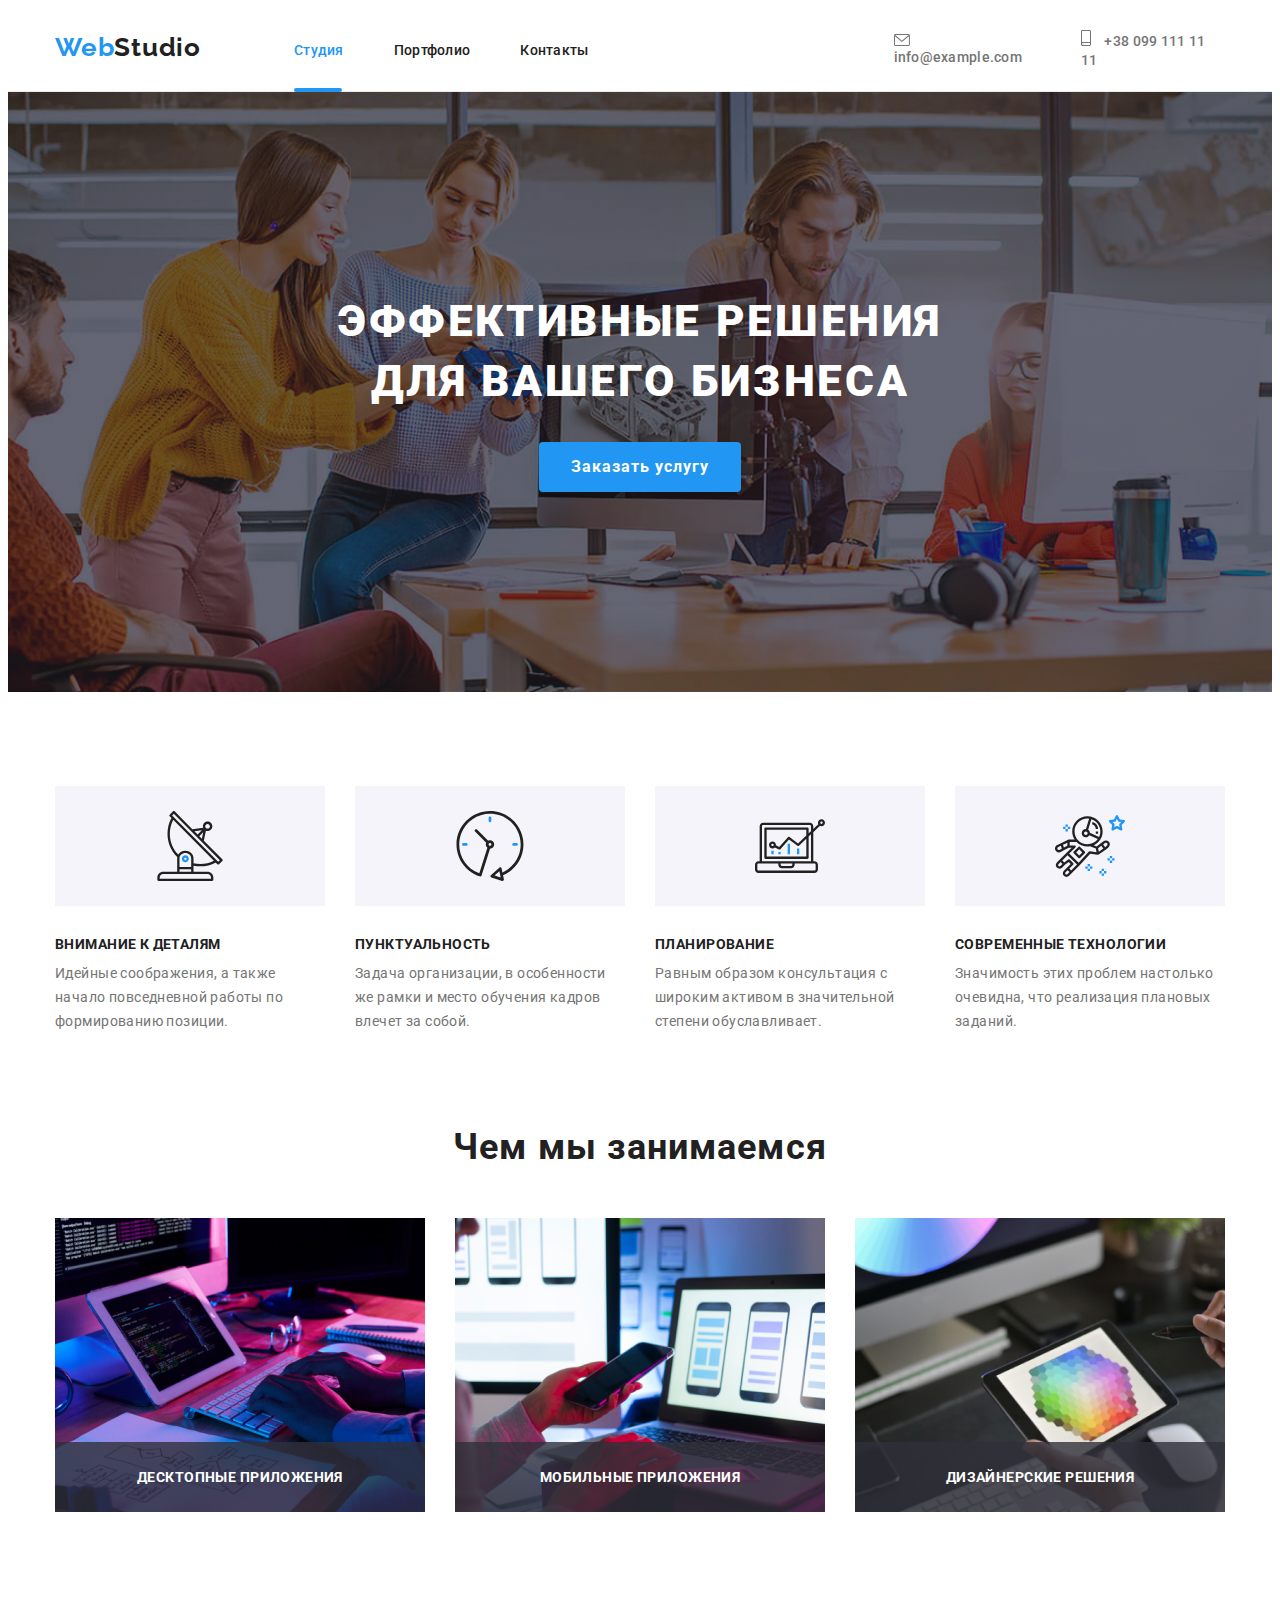
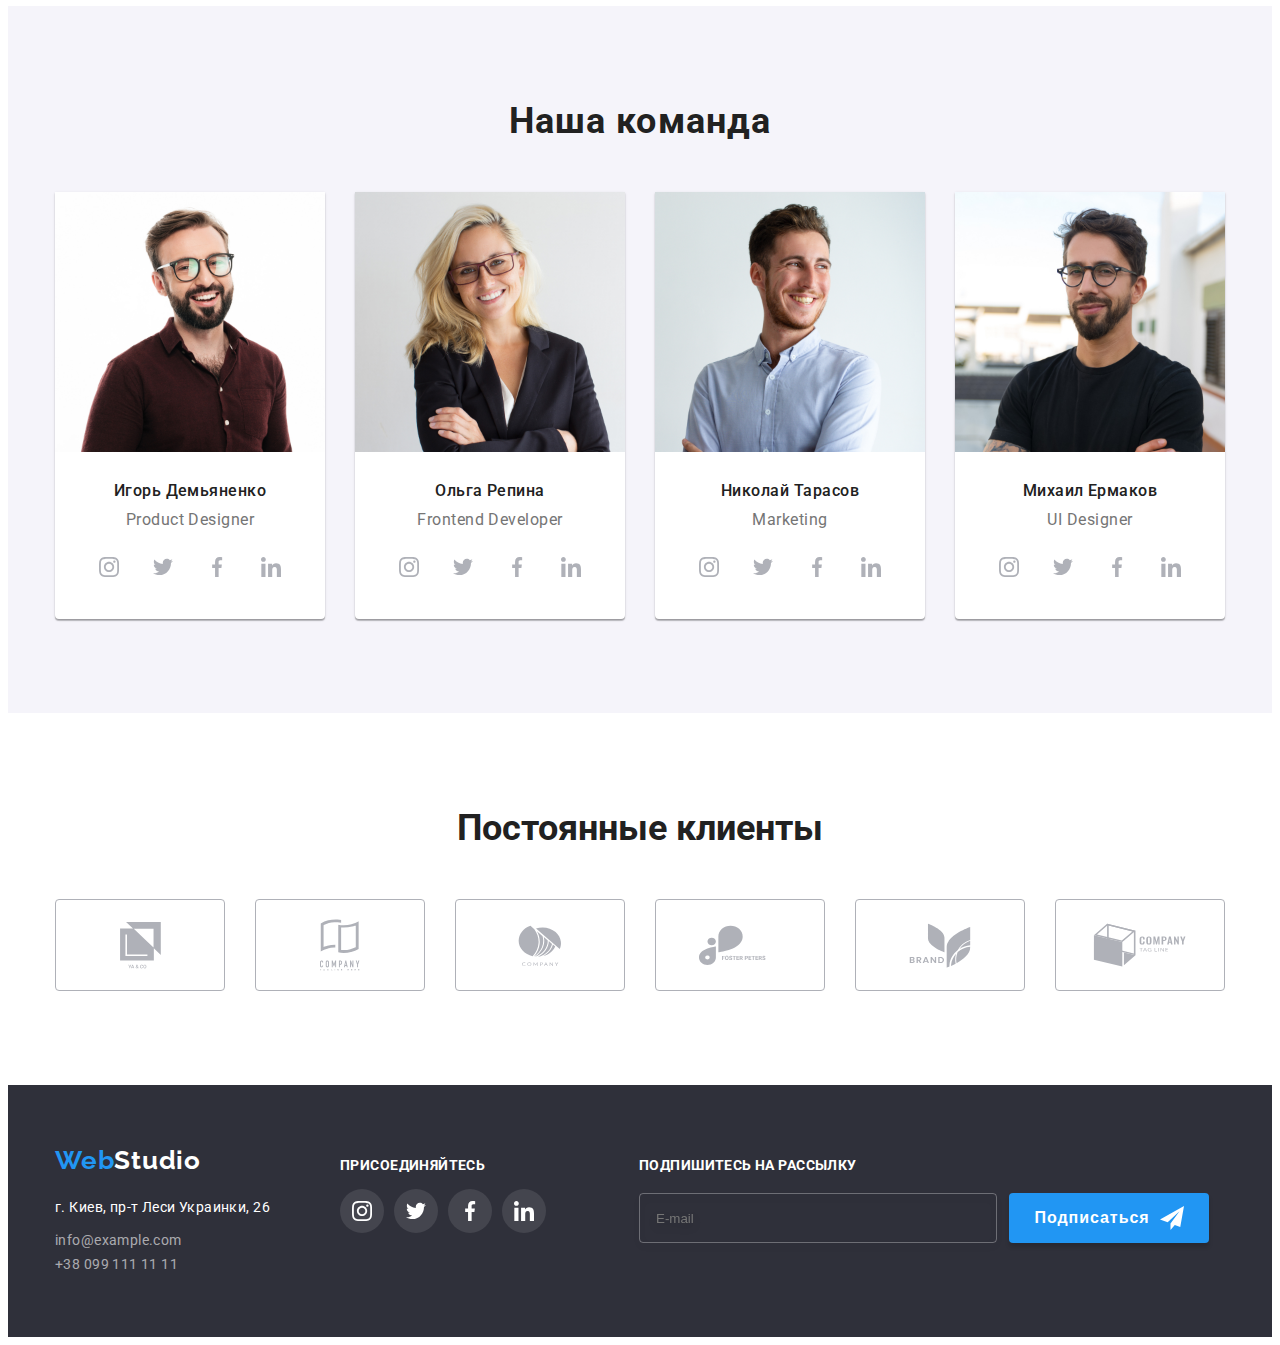
<file: index.html>
<!DOCTYPE html>
<html lang="en">
<head>
    <meta charset="UTF-8">
    <meta http-equiv="X-UA-Compatible" content="IE=edge">
    <meta name="viewport" content="width=device-width, initial-scale=1.0">
    <title>Студия</title>
    <link href="https://fonts.googleapis.com/css2?family=Raleway:wght@700&family=Roboto:wght@400;500;700;900&display=swap" 
    rel="stylesheet">
    <link rel="stylesheet" href="https://cdnjs.cloudflare.com/ajax/libs/modern-normalize/1.1.0/modern-normalize.min.css" integrity="sha512-wpPYUAdjBVSE4KJnH1VR1HeZfpl1ub8YT/NKx4PuQ5NmX2tKuGu6U/JRp5y+Y8XG2tV+wKQpNHVUX03MfMFn9Q==" crossorigin="anonymous" referrerpolicy="no-referrer" />
    <link rel="stylesheet" href="css/main.min.css">
</head>
<body>
    <header class="header"> 
        <div class="container container-header">
        <nav class="">
            <a href="./index.html" class="logo "> 
                <span class="logo-web">Web</span>Studio 
            </a>
        
            <ul class="container-header ul-header">
          <li class="link-header1"> <a href="./index.html" class="ref-acctive">Cтудия</a> </li>
          <li class="link-header4"> <a href="./portfolio.html" class="ref">Портфолио </a> </li>
          <li class="link-header5"> <a href="" class="ref ">Контакты </a> </li>
            </ul>
        </nav>
            <ul class="container-header ul-header2">
                <li class="link-header2">
                    <a href="mailto:info@example.com" class="contacts ">
                        <svg class="mail-svg" >
                            <use href="./images/svg/sprite.svg#icon-envelope">

                            </use>
                        </svg>
                        info@example.com</a></li>
                <li class="link-header3">
                    <a href="tel:+380991111111" class="contacts">
                    <svg class="phone-svg" >
                        <use href="./images/svg/sprite.svg#icon-smartphone">

                        </use>
                    </svg>
                    +38 099 111 11 11</a></li>
            </ul>
        </div>
    </header>
    <main class="main">

<section class="hero">
    <div class="container">
        <h1 class="headline2">Эффективные решения<br>для вашего бизнеса</h1>
     <button type="button" class="knob2" data-modal-open>Заказать услугу</button>
     <div class="backdrop is-hidden" data-modal>
         <div class="modal">  
             <button class="knob-backdrop" data-modal-close>
                 <svg class="backdrop-svg">
                     <use href="./images/svg/sprite.svg#icon-close"></use>
                 </svg>
             </button>
             <p class="text-backdrop">Оставьте свои данные, мы вам перезвоним</p>
             <form action="#">
                <div class="modal-field">
                    <label class="modal-label" for="user-name"
                        >Имя</label
                    >
                    <span class="input-wrap">
                    <input
                        type="text"
                        name="user-name"
                        id="user-name"
                        class="modal-input"
                    />
                    <svg class="modal-svg-profile" >
                        <use href="./images/svg/sprite.svg#icon-profile"></use>
                    </svg>
                </span>

                </div>
                <div class="modal-field">
                    <label class="modal-label-tel" for="user-tel"
                        >Телефон</label
                    >
                    <span class="input-wrap">
                    <input
                        type="tel"
                        name="user-tel"
                        id="user-tel"
                        class="modal-input"
                    />
                    <svg class="modal-svg-tel" >
                        <use href="./images/svg/sprite.svg#icon-tel2"></use>
                    </svg>
                </span>

                </div>

                <div class="modal-field">
                    <label class="modal-label-email" for="user-email"
                        >Почта</label
                    >
                    <span class="input-wrap">
                    <input
                        type="emal"
                        name="user-email"
                        id="user-email"
                        class="modal-input"
                    />
                    <svg class="modal-svg-email" >
                        <use href="./images/svg/sprite.svg#icon-email2"></use>
                    </svg>
                </span>

                </div>
                <div class="modal-field">
                    <label class="modal-label-comment" for="user-comment"
                        >Комментарий</label
                    >
                    <textarea
                        name="user-comment"
                        id="user-comment"
                        class="modal-text"
                        placeholder="Введите текст"
                    ></textarea>
                </div>
                <div class="modal-field">
                    <input type="checkbox" class="input-check visually-hidden" id="input-check" value="yes" name="policy">
                    <label for="input-check" class="check-text">
                        <span class="span-modal">
                        <svg class="modal-svg-comment" >
                            <use href="./images/svg/sprite.svg#icon-galochka"></use>
                        </svg> 
                    </span>
                    Соглашаюсь с рассылкой и принимаю &nbsp;<a href="" class="check-link">Условия договора</a></label>
                </div>
                <div class="form-button-div">
                    <button class="form-button" type="button">
Отправить
                    </button>
                </div>
             </form>
         </div>
     </div>
     </div>
</section>

<section class="peculiarities">
    <div class="container container-peculiarities">
    <h2 hidden>Особенности</h2>
    
    <ul class="ul-peculiarities">
        <li class="feature-1">
            <div class="div-peculiarities">
                <svg class="antenna-svg">
                    <use href="./images/svg/sprite.svg#icon-antenna"></use>
                </svg>
            </div>
        <h3 class="headline5 h3-1">Внимание к деталям</h3>
        <p class="paragraph2 p-1">Идейные соображения, а также начало повседневной работы по формированию позиции.</p>
        </li>
        <li class="feature-2">
            <div class="div-peculiarities">
                <svg class="clock-svg">
                    <use href="./images/svg/sprite.svg#icon-clock"></use>
                </svg>
            </div>
            <h3 class="headline5 h3-2">Пунктуальность</h3>
            <p class="paragraph2 p-2">Задача организации, в особенности же рамки и место обучения кадров влечет за собой.</p>
        </li>
        <li class="feature-3">
            <div class="div-peculiarities">
                <svg class="diagram-svg ">
                    <use href="./images/svg/sprite.svg#icon-diagram"></use>
                </svg>
            </div>
            <h3 class="headline5 h3-3">Планирование</h3>
            <p class="paragraph2 p-3">Равным образом консультация с широким активом в значительной степени обуславливает.</p>
        </li>
        <li class="feature-4">
            <div class="div-peculiarities">
                <svg class="astronaut-svg ">
                    <use href="./images/svg/sprite.svg#icon-astronaut"></use>
                </svg>
            </div>
            <h3 class="headline5 h3-4">Современные технологии</h3>
            <p class="paragraph2 p-4">Значимость этих проблем настолько очевидна, что реализация плановых заданий.</p>
        </li> 
</ul>
</div> 
</section>

<section class="gallery">
    <div class="container">  
        <h2 class="gallery__title">Чем мы занимаемся</h2>
        <ul class="gallery__list">
            <li class="gallery__item">
                
                    <img src="images/img.jpg" 
                alt="компьютер и руки" 
                width="370"
                height="294">
                <div class="gallery__block">
                <p class="gallery__text">Десктопные приложения</p>
            </div>
            
            </li>
        
            
            <li class="gallery__item">
                
                <img src="images/img1.jpg" 
                alt="компьютер и телефон"
                width="370"
                height="294">
                <div class="gallery__block">
                <p class="gallery__text">Мобильные приложения</p>
            </div>
            
            </li>
            <li class="gallery__item">
                
                <img src="images/img2.jpg" 
                alt="компьютер и планшет"
                width="370"
                height="294">
                <div class="gallery__block">
                <p class="gallery__text">Дизайнерские решения</p>
            </div>
            
            </li>
    </ul>
</div> 
</section>

<section class="team-card">
    <div class="container">
    <h2 class="team-card__h2">Наша команда</h2>
<ul class="ul-team-card">
    <li class="team-card-1">
        <img src="images/img3.jpg" 
        alt="Игорь Демьяненко"
        width="270"
        height="260">
        <div class="div-team-card">
        <h3 class="headline4 h3-team-card1">Игорь Демьяненко</h3>
        <p class="paragraph3 p-team-card1">Product Designer</p>
        <ul class="social-network">
            <li class="instagram">
                <a href="" class="instagram-link">
                <svg class="instagram-svg">
                    <use href="./images/svg/sprite.svg#icon-instagram"></use>
                </svg>
            </a>
            </li>
            <li class="twitter">
                <a href="" class="twitter-link">
                <svg class="twitter-svg">
                    <use href="./images/svg/sprite.svg#icon-twitter"></use>
                </svg>
            </a>
            </li>
            <li class="facebook">
                <a href="" class="facebook-link">
                <svg class="facebook-svg">
                    <use href="./images/svg/sprite.svg#icon-facebook"></use>
                </svg>
            </a>
            </li>
            <li class="linkedin">
                <a href="" class="linkedin-link">
                <svg class="linkedin-svg">
                    <use href="./images/svg/sprite.svg#icon-linkedin"></use>
                </svg>
            </a>
            </li>
        </ul>
    </div>
    </li>
    <li class="team-card-2">
        <img src="images/img4.jpg"
         alt="Ольга репина"
         width="270"
         height="260">
         <div class="div-team-card">
         <h3 class="headline4 h3-team-card2">Ольга Репина</h3>
         <p class="paragraph3 p-team-card2">Frontend Developer</p>
         <ul class="social-network">
            <li class="instagram">
                <a href="" class="instagram-link">
                <svg class="instagram-svg">
                    <use href="./images/svg/sprite.svg#icon-instagram"></use>
                </svg>
            </a>
            </li>
            <li class="twitter">
                <a href="" class="twitter-link">
                <svg class="twitter-svg">
                    <use href="./images/svg/sprite.svg#icon-twitter"></use>
                </svg>
            </a>
            </li>
            <li class="facebook">
                <a href="" class="facebook-link">
                <svg class="facebook-svg">
                    <use href="./images/svg/sprite.svg#icon-facebook"></use>
                </svg>
            </a>
            </li>
            <li class="linkedin">
                <a href="" class="linkedin-link">
                <svg class="linkedin-svg">
                    <use href="./images/svg/sprite.svg#icon-linkedin"></use>
                </svg>
            </a>
            </li>
        </ul>
        </div>
    </li>
    <li class="team-card-3">
        <img src="images/img5.jpg" 
         alt="Николай Тарасов"
         width="270"
         height="260">
         <div class="div-team-card">
         <h3 class="headline4 h3-team-card3">Николай Тарасов</h3>
         <p class="paragraph3 p-team-card3">Marketing</p>
         <ul class="social-network">
            <li class="instagram">
                <a href="" class="instagram-link">
                <svg class="instagram-svg">
                    <use href="./images/svg/sprite.svg#icon-instagram"></use>
                </svg>
            </a>
            </li>
            <li class="twitter">
                <a href="" class="twitter-link">
                <svg class="twitter-svg">
                    <use href="./images/svg/sprite.svg#icon-twitter"></use>
                </svg>
            </a>
            </li>
            <li class="facebook">
                <a href="" class="facebook-link">
                <svg class="facebook-svg">
                    <use href="./images/svg/sprite.svg#icon-facebook"></use>
                </svg>
            </a>
            </li>
            <li class="linkedin">
                <a href="" class="linkedin-link">
                <svg class="linkedin-svg">
                    <use href="./images/svg/sprite.svg#icon-linkedin"></use>
                </svg>
            </a>
            </li>
        </ul>
        </div>
    </li>
    <li class="team-card-4">
        <img src="images/img6.jpg" 
         alt="Михаил Ермаков"
         width="270"
         height="260">
         <div class="div-team-card">
         <h3 class="headline4 h3-team-card4">Михаил Ермаков</h3>
         <p class="paragraph3 p-team-card4">UI Designer</p>
         <ul class="social-network">
            <li class="instagram">
                <a href="" class="instagram-link">
                <svg class="instagram-svg">
                    <use href="./images/svg/sprite.svg#icon-instagram"></use>
                </svg>
            </a>
            </li>
            <li class="twitter">
                <a href="" class="twitter-link">
                <svg class="twitter-svg">
                    <use href="./images/svg/sprite.svg#icon-twitter"></use>
                </svg>
            </a>
            </li>
            <li class="facebook">
                <a href="" class="facebook-link">
                <svg class="facebook-svg">
                    <use href="./images/svg/sprite.svg#icon-facebook"></use>
                </svg>
            </a>
            </li>
            <li class="linkedin">
                <a href="" class="linkedin-link">
                <svg class="linkedin-svg">
                    <use href="./images/svg/sprite.svg#icon-linkedin"></use>
                </svg>
            </a>
            </li>
        </ul>
        </div>
    </li>
</ul>
</div>
    </section>
    <section class="clients">
        <div class="container">
            <h2 class="clients__title">Постоянные клиенты</h2>
            <ul class="clients__list">
                <li class="clients-list__item">
                    <a href="" class="clients-list__link">
                    <svg class="clients-list__svg">
                        <use href="./images/svg/sprite.svg#icon-group"></use>
                    </svg>
                </a>
                </li>
                <li class="clients-list__item">
                    <a href="" class="clients-list__link">
                    <svg class="clients-list__svg1">
                        <use href="./images/svg/sprite.svg#icon-group1"></use>
                    </svg>
                </a>
                </li>
                <li class="clients-list__item">
                    <a href="" class="clients-list__link">
                    <svg class="clients-list__svg2">
                        <use href="./images/svg/sprite.svg#icon-group2"></use>
                    </svg>
                </a>
                </li>
                <li class="clients-list__item">
                    <a href="" class="clients-list__link">
                    <svg class="clients-list__svg3">
                        <use href="./images/svg/sprite.svg#icon-group3"></use>
                    </svg>
                </a>
                </li>
                <li class="clients-list__item">
                    <a href="" class="clients-list__link">
                    <svg class="clients-list__svg4">
                        <use href="./images/svg/sprite.svg#icon-group4"></use>
                    </svg>
                </a>
                </li>
                <li class="clients-list__item">
                    <a href="" class="clients-list__link">
                    <svg class="clients-list__svg5">
                        <use href="./images/svg/sprite.svg#icon-group5"></use>
                    </svg>
                </a>
                </li>
            </ul>
        </div>
    </section>
    </main>

    <footer class="footer">
        <div class="container">
            <ul class="ul-footer2">
                <li>
        <a href="./index.html" class="logo2"> 
            <span class="logo-web">Web</span>Studio 
        </a>
        <address>
            <ul>
         <li class="li-footer"><p class="contacts2">г. Киев, пр-т Леси Украинки, 26</p></li> 
         <li class="li-footer1"><a href="mailto:info@example.com" class="contacts3">info@example.com</a></li>
         <li><a href="tel:+380991111111" class="contacts3">+38 099 111 11 11</a></li>
            </ul>
        </address>
    </li>
    <li class="footer-svg">
        <div class="div-footer-svg">
            <h2 class="h2-footer">присоединяйтесь</h2>
            <ul class="social-network2">
                <li class="instagram2">
                    <a href="" class="instagram-link2">
                    <svg class="instagram-svg2">
                        <use href="./images/svg/sprite.svg#icon-instagram"></use>
                    </svg>
                </a>
                </li>
                <li class="twitter2">
                    <a href="" class="twitter-link2">
                    <svg class="twitter-svg2">
                        <use href="./images/svg/sprite.svg#icon-twitter"></use>
                    </svg>
                </a>
                </li>
                <li class="facebook2">
                    <a href="" class="facebook-link2">
                    <svg class="facebook-svg2">
                        <use href="./images/svg/sprite.svg#icon-facebook"></use>
                    </svg>
                </a>
                </li>
                <li class="linkedin2">
                    <a href="" class="linkedin-link2">
                    <svg class="linkedin-svg2">
                        <use href="./images/svg/sprite.svg#icon-linkedin"></use>
                    </svg>
                </a>
                </li>
            </ul>
        </div>
    </li>
    
    <li class="footer-modal">
     <p class="footer-modal-text">Подпишитесь на рассылку</p>
     <form action="#">
         <div class="footer-modal-div">
         <label class="label-footer" for="footer-modal"></label>
         <span class="email-footer-span">
             <input type="email" name="footer-modal" id="footer-modal" class="footer-modal-email" placeholder="E-mail">
         </span>
        
        
            <button class="footer-button" type="button">
                Подписаться
                <svg class="send-footer-svg">
                    <use href="./images/svg/sprite.svg#icon-send"></use>
                </svg>
            </button>
        </div>
     </form>
    </li>
    </ul>
    </div>
    </footer>  
    <script src="./js/modal.js"></script>
</body>
</html>
</file>
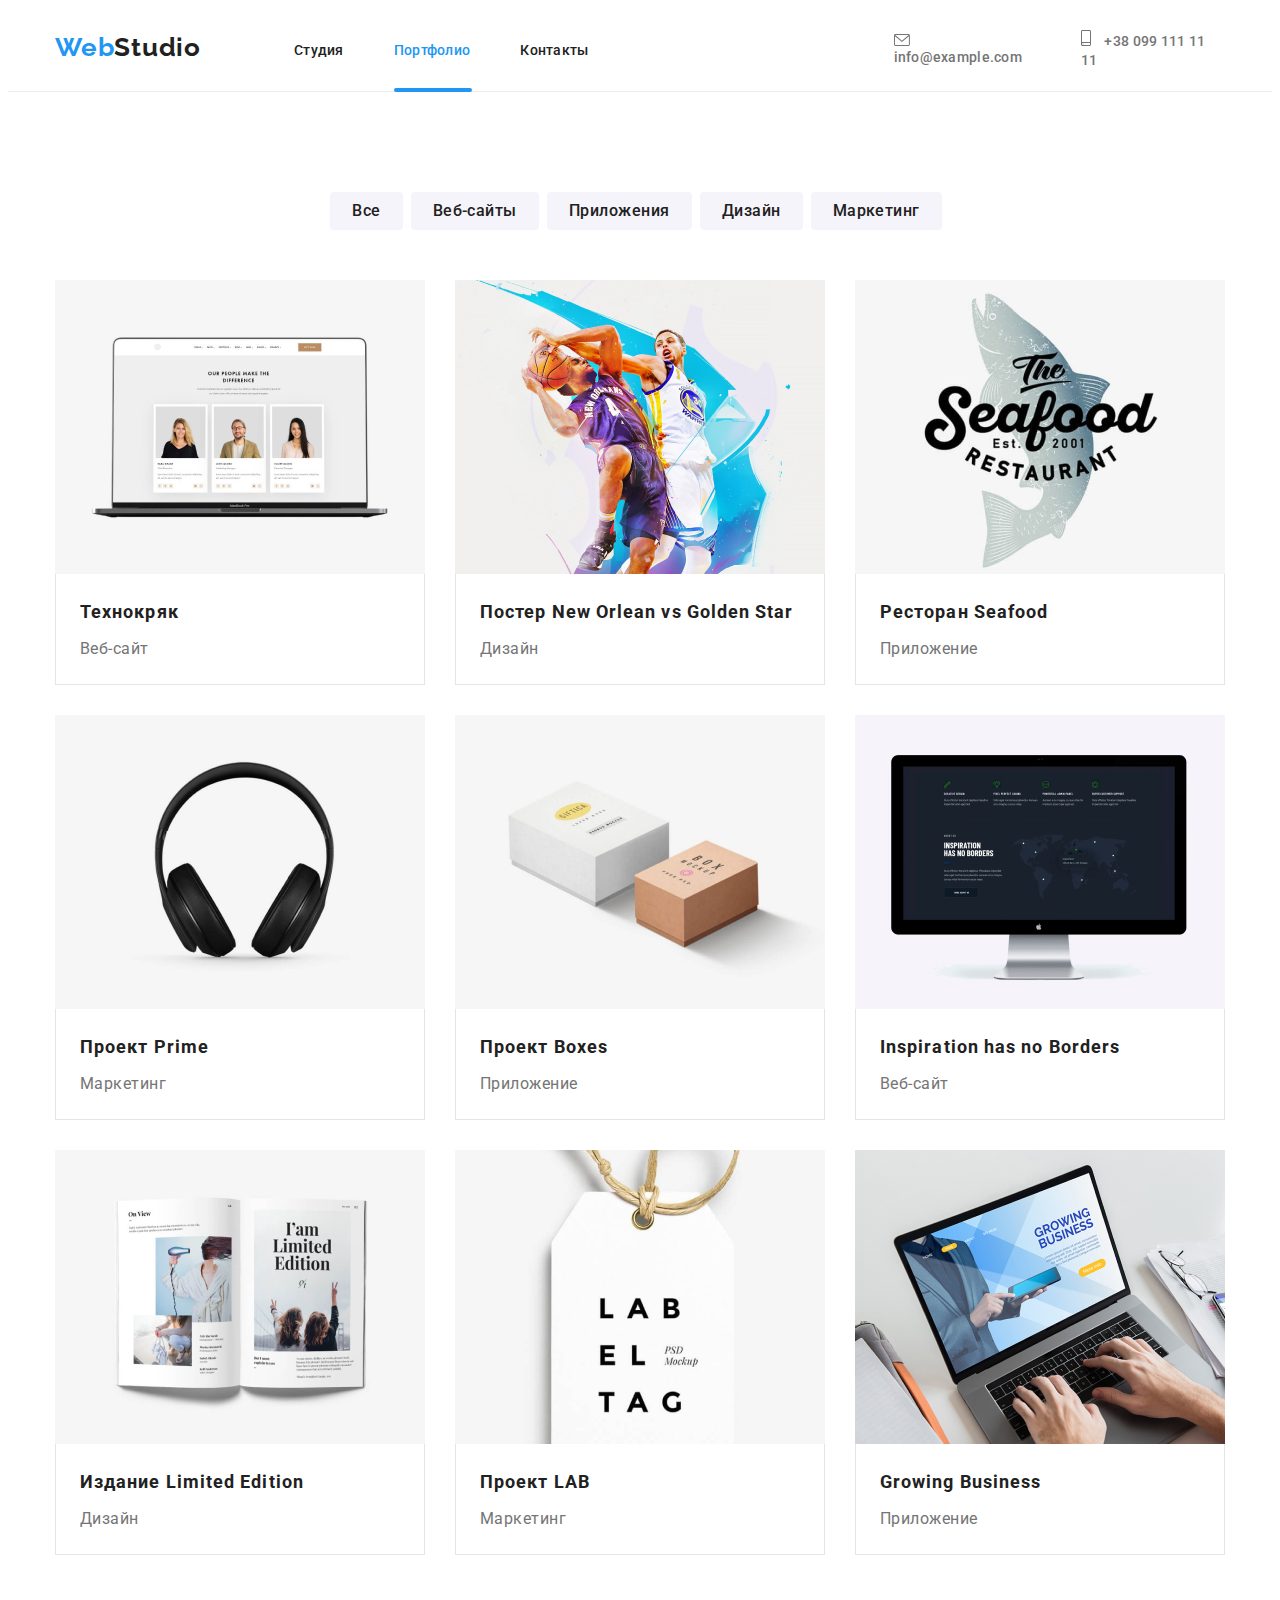
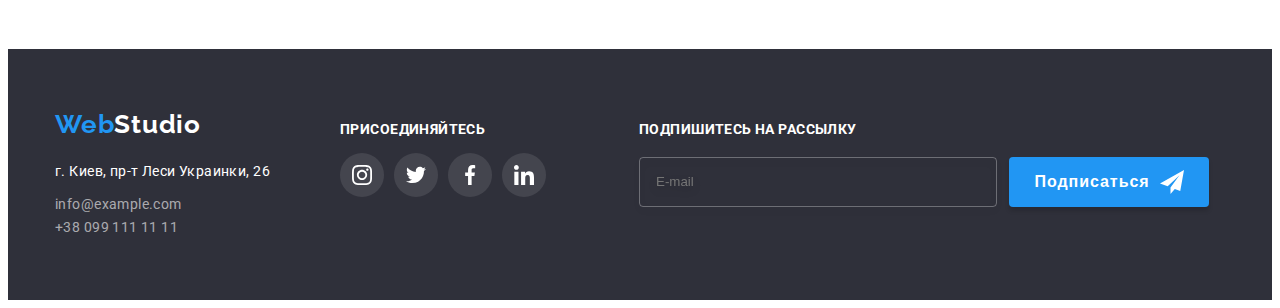
<file: portfolio.html>
<!DOCTYPE html>
<html lang="en">
<head>
    <meta charset="UTF-8">
    <meta http-equiv="X-UA-Compatible" content="IE=edge">
    <meta name="viewport" content="width=device-width, initial-scale=1.0">
    <title>Портфолио</title>
    <link href="https://fonts.googleapis.com/css2?family=Raleway:wght@700&family=Roboto:wght@400;500;700;900&display=swap" 
    rel="stylesheet">
    <link rel="stylesheet" href="https://cdnjs.cloudflare.com/ajax/libs/modern-normalize/1.1.0/modern-normalize.min.css" integrity="sha512-wpPYUAdjBVSE4KJnH1VR1HeZfpl1ub8YT/NKx4PuQ5NmX2tKuGu6U/JRp5y+Y8XG2tV+wKQpNHVUX03MfMFn9Q==" crossorigin="anonymous" referrerpolicy="no-referrer" />
    <link rel="stylesheet" href="css/main.min.css">
</head>
<body class="body-portfolio">
    <header class="header"> 
        <div class="container container-header">
            <nav class="">
                <a href="./index.html" class="logo "> 
                    <span class="logo-web">Web</span>Studio 
                </a>
            
                <ul class="container-header ul-header">
              <li class="link-header1"> <a href="./index.html" class="ref">Cтудия</a> </li>
              <li class="link-header4"> <a href="./portfolio.html" class=" portfolio-ref-acctive">Портфолио </a> </li>
              <li class="link-header5"> <a href="" class="ref ">Контакты </a> </li>
                </ul>
            </nav>
                <ul class="container-header ul-header2">
                    <li class="link-header2">
                        <a href="mailto:info@example.com" class="contacts ">
                            <svg class="mail-svg" >
                                <use href="./images/svg/sprite.svg#icon-envelope">
    
                                </use>
                            </svg>
                            info@example.com</a></li>
                    <li class="link-header3">
                        <a href="tel:+380991111111" class="contacts">
                        <svg class="phone-svg" >
                            <use href="./images/svg/sprite.svg#icon-smartphone">
    
                            </use>
                        </svg>
                        +38 099 111 11 11</a></li>
                </ul>
            </div>
    </header>

    <main>
<section class="filtres">
    <div class="container">
     <h1 hidden>Портфолио</h1>

        
<ul class="ul-knob"> 
    <li><button type="button" class="knob">Все</button></li>
    <li><button type="button" class="knob">Веб-сайты</button></li>
    <li><button type="button" class="knob">Приложения</button></li>
    <li><button type="button" class="knob">Дизайн</button></li>
    <li><button type="button" class="knob">Маркетинг</button></li>
</ul>
</div>
          <div class="container">
            <h2 hidden>Фильтры</h2>
            <ul class="ul-filtres">
                <li class="filter-1 filtres-li shadow-filtres">
                    <a href="" class="filtres-link">
                        <div class="filtres-top-wrap">
                    <img src="images/img7.jpg" alt="Технокряк" width="370" >
                    <p class="filtres-top-text">Технокряк это современная площадка распространения коронавируса. Компании используют эту платформу для цифрового шпионажа и атак на защищённые сервера конкурентов.</p>
                </div>
                    <h3 class="headline1">Технокряк</h3>
                    <p class="paragraph1">Веб-сайт</p>
                </a>
                </li>
                <li class="filter-2 filtres-li shadow-filtres">
                    <a href="" class="filtres-link">
                        <div class="filtres-top-wrap">
                    <img src="images/img8.jpg" alt="Постер New Orlean vs Golden Star" width="370">
                    <p class="filtres-top-text">Технокряк это современная площадка распространения коронавируса. Компании используют эту платформу для цифрового шпионажа и атак на защищённые сервера конкурентов.</p>
                </div>
                    <h3 class="headline1">Постер New Orlean vs Golden Star</h3>
                    <p class="paragraph1">Дизайн</p>
                </a>
                </li>
                <li class="filter-3 filtres-li-right shadow-filtres">
                    <a href="" class="filtres-link">
                        <div class="filtres-top-wrap">
                    <img src="images/img9.jpg" alt="Ресторан Seafood" width="370">
                    <p class="filtres-top-text">Технокряк это современная площадка распространения коронавируса. Компании используют эту платформу для цифрового шпионажа и атак на защищённые сервера конкурентов.</p>
                </div>
                    <h3 class="headline1">Ресторан Seafood</h3>
                    <p class="paragraph1">Приложение</p>
                </a>
                </li>
                <li class="filter-4 filtres-li shadow-filtres">
                    <a href="" class="filtres-link">
                        <div class="filtres-top-wrap">
                    <img src="images/img10.jpg" alt="Проект Prime" width="370">
                    <p class="filtres-top-text">Технокряк это современная площадка распространения коронавируса. Компании используют эту платформу для цифрового шпионажа и атак на защищённые сервера конкурентов.</p>
                </div>
                    <h3 class="headline1">Проект Prime</h3>
                    <p class="paragraph1">Маркетинг</p>
                </a>
                </li>
                <li class="filter-5 filtres-li shadow-filtres">
                    <a href="" class="filtres-link">
                        <div class="filtres-top-wrap">
                    <img src="images/img11.jpg" alt="Проект Boxes" width="370">
                    <p class="filtres-top-text">Технокряк это современная площадка распространения коронавируса. Компании используют эту платформу для цифрового шпионажа и атак на защищённые сервера конкурентов.</p>
                </div>
                    <h3 class="headline1">Проект Boxes</h3>
                    <p class="paragraph1">Приложение</p>
                </a>
                </li>
                <li class="filter-6 filtres-li-right shadow-filtres">
                    <a href="" class="filtres-link">
                        <div class="filtres-top-wrap">
                    <img src="images/img12.jpg" alt="Inspiration has no Borders" width="370">
                    <p class="filtres-top-text">Технокряк это современная площадка распространения коронавируса. Компании используют эту платформу для цифрового шпионажа и атак на защищённые сервера конкурентов.</p>
                </div>
                    <h3 class="headline1">Inspiration has no Borders</h3>
                    <p class="paragraph1">Веб-сайт</p>
                </a>
                </li>
                <li class="filter-7 filtres-li-down shadow-filtres">
                    <a href="" class="filtres-link">
                        <div class="filtres-top-wrap">
                    <img src="images/img13.jpg" alt="Издание Limited Edition" width="370">
                    <p class="filtres-top-text">Технокряк это современная площадка распространения коронавируса. Компании используют эту платформу для цифрового шпионажа и атак на защищённые сервера конкурентов.</p>
                </div>
                    <h3 class="headline1">Издание Limited Edition</h3>
                    <p class="paragraph1">Дизайн</p>
                </a>
                </li>
                <li class="filter-8 filtres-li-down shadow-filtres">
                    <a href="" class="filtres-link">
                        <div class="filtres-top-wrap">
                    <img src="images/img14.jpg" alt="Проект LAB" width="370">
                    <p class="filtres-top-text">Технокряк это современная площадка распространения коронавируса. Компании используют эту платформу для цифрового шпионажа и атак на защищённые сервера конкурентов.</p>
                </div>
                    <h3 class="headline1">Проект LAB</h3>
                    <p class="paragraph1">Маркетинг</p>
                </a>
                </li>
                <li class="filter-9 shadow-filtres">
                    <a href="" class="filtres-link shadow-filtres">
                        <div class="filtres-top-wrap">
                    <img src="images/img15.jpg" alt="Growing Business" width="370">
                    <p class="filtres-top-text">Технокряк это современная площадка распространения коронавируса. Компании используют эту платформу для цифрового шпионажа и атак на защищённые сервера конкурентов.</p>
                </div>
                    <h3 class="headline1">Growing Business</h3>
                    <p class="paragraph1">Приложение</p>
                </a>
                </li>
            </ul>
        </div>
        </section>
    </main>
    
    <footer class="footer">
        <div class="container">
            <ul class="ul-footer2">
                <li>
        <a href="./index.html" class="logo2"> 
            <span class="logo-web">Web</span>Studio 
        </a>
        <address>
            <ul>
         <li class="li-footer"><p class="contacts2">г. Киев, пр-т Леси Украинки, 26</p></li> 
         <li class="li-footer1"><a href="mailto:info@example.com" class="contacts3">info@example.com</a></li>
         <li><a href="tel:+380991111111" class="contacts3">+38 099 111 11 11</a></li>
            </ul>
        </address>
    </li>
    <li class="footer-svg">
        <div class="div-footer-svg">
            <h2 class="h2-footer">присоединяйтесь</h2>
            <ul class="social-network2">
                <li class="instagram2">
                    <a href="" class="instagram-link2">
                    <svg class="instagram-svg2">
                        <use href="./images/svg/sprite.svg#icon-instagram"></use>
                    </svg>
                </a>
                </li>
                <li class="twitter2">
                    <a href="" class="twitter-link2">
                    <svg class="twitter-svg2">
                        <use href="./images/svg/sprite.svg#icon-twitter"></use>
                    </svg>
                </a>
                </li>
                <li class="facebook2">
                    <a href="" class="facebook-link2">
                    <svg class="facebook-svg2">
                        <use href="./images/svg/sprite.svg#icon-facebook"></use>
                    </svg>
                </a>
                </li>
                <li class="linkedin2">
                    <a href="" class="linkedin-link2">
                    <svg class="linkedin-svg2">
                        <use href="./images/svg/sprite.svg#icon-linkedin"></use>
                    </svg>
                </a>
                </li>
            </ul>
        </div>
    </li>
    <li class="footer-modal">
        <p class="footer-modal-text">Подпишитесь на рассылку</p>
        <form action="#">
            <div class="footer-modal-div">
            <label class="label-footer" for="footer-modal"></label>
            <span class="email-footer-span">
                <input type="email" name="footer-modal" id="footer-modal" class="footer-modal-email" placeholder="E-mail">
            </span>
           
           
               <button class="footer-button">
                   Подписаться
                   <svg class="send-footer-svg">
                       <use href="./images/svg/sprite.svg#icon-send"></use>
                   </svg>
               </button>
           </div>
        </form>
       </li>
    </ul>
    </div>
    </footer>  
</body>
</html>
</file>
<file: css/main.min.css>
:root{--brand-color: #2196F3;--defoult-color: #212121;--white-color:#FFFFFF;--littlewhite-color:#F5F4FA ;--gray-color: #757575;--footer-color:rgba(255, 255, 255, 0.6);--hero-color:#2F303A;--filtres-color:#E5E5E5;--svg-color: #AFB1B8;--hero-bgcolor: rgba(47, 48, 58, 0.4)}*,*:before,*:after{box-sizing:border-box}body{font-family:Roboto;color:var(--defoult-color)}img{display:block}a{text-decoration:none}li{list-style-type:none}ul{margin:0px;margin-left:0;padding-left:0}nav{display:flex}p,h1,h2,h3,h4,h5,h6{margin:0}address{font-style:normal}.container{width:1200px;padding-left:15px;padding-right:15px;margin:0 auto}.container-header{display:flex}.ul-header2{margin-left:305px}.ref-acctive{position:relative;color:var(--brand-color);font-weight:500;font-size:14px;line-height:1.14;letter-spacing:0.02em}.ref-acctive:after{content:"";display:block;position:absolute;width:48px;height:4px;background-color:var(--brand-color);border-radius:2px;top:46px}.ref{color:var(--defoult-color);font-weight:500;font-size:14px;line-height:1.14;letter-spacing:0.02em;transition-property:color;transition-duration:250ms;transition-timing-function:linear;transition-delay:0}.ref:hover,.ref:focus{color:var(--brand-color)}.logo{padding-top:24px;padding-bottom:25px;padding-right:1098;margin:0}.logo{font-weight:700;font-family:Raleway;font-size:26px;line-height:1.19;color:var(--defoult-color);letter-spacing:0.03em}.logo-web{color:var(--brand-color)}.link-header1{margin-top:32px;margin-bottom:32px;margin-left:93px}.link-header2{margin:auto}.link-header3{margin:auto;margin-left:30px}.link-header4{padding-top:32px;padding-bottom:32px;padding-left:50px}.link-header5{padding-top:32px;padding-bottom:32px;padding-left:50px}.link-header2{display:flex}.header{color:var(--white-color);border-bottom:1px solid #ECECEC}.contacts{font-weight:500;font-size:14px;line-height:1.14;letter-spacing:0.02em;color:var(--gray-color);transition-property:color;transition-duration:250ms;transition-timing-function:linear;transition-delay:0}.contacts:hover,.contacts:focus{color:var(--brand-color)}.contacts:hover .phone-svg,.contacts:focus .phone-svg{fill:var(--brand-color)}.contacts:hover .mail-svg,.contacts:focus .mail-svg{fill:var(--brand-color)}.contacts2{font-size:14px;line-height:1.71;letter-spacing:0.03em;color:var(--white-color)}.contacts3{font-size:14px;line-height:1.71;letter-spacing:0.03em;color:var(--footer-color)}.mail-svg{width:16px;height:12px}.mail-svg{fill:var(--gray-color);margin:auto;margin-right:10px;transition-property:fill;transition-duration:250ms;transition-timing-function:linear;transition-delay:0}.phone-svg{fill:var(--gray-color);width:10px;height:16px;margin-right:10px;transition-property:fill;transition-duration:250ms;transition-timing-function:linear;transition-delay:0}.portfolio-ref-acctive{position:relative;color:var(--brand-color);font-weight:500;font-size:14px;line-height:1.14;letter-spacing:0.02em}.portfolio-ref-acctive:after{content:"";display:block;position:absolute;width:78px;height:4px;background-color:var(--brand-color);border-radius:2px;top:46px}.hero{background-color:var(--hero-color);padding-top:200px;padding-bottom:200px;background-image:linear-gradient(to top, rgba(47,48,58,0.4), rgba(47,48,58,0.4)),url(../images/hero-bg.jpg);background-repeat:no-repeat;background-position:center;background-size:cover}.headline2{font-family:Roboto;font-weight:900;font-size:44px;line-height:1.36;text-align:center;letter-spacing:0.06em;color:var(--white-color);text-transform:uppercase;margin-bottom:30px}.knob2{cursor:pointer;font-weight:700;font-size:16px;line-height:1.87;background-color:var(--brand-color);color:var(--white-color);letter-spacing:0.06em;font-family:Roboto;display:block;margin:0 auto;padding-top:10px;padding-bottom:10px;padding-right:32px;padding-left:32px;border:0px;border-radius:4px;box-shadow:0px 4px 4px rgba(0,0,0,0.15);transition-property:background-color;transition-duration:250ms;transition-timing-function:linear;transition-delay:0}.knob2:hover,.knob2:focus{background:#188CE8;box-shadow:0px 4px 4px rgba(0,0,0,0.15)}.backdrop{position:fixed;top:0;left:0;width:100%;height:100%;background-color:rgba(0,0,0,0.2);opacity:1;visibility:visible;transition:opacity 250ms cubic-bezier(0.4, 0, 0.2, 1),visibility 250ms cubic-bezier(0.4, 0, 0.2, 1);z-index:1}.backdrop.is-hidden{visibility:hidden;opacity:0;pointer-events:none}.knob-backdrop{position:absolute;top:8px;right:8px;width:30px;height:30px;border-radius:50%;border:1px solid rgba(0,0,0,0.1);background-color:var(--white-color);cursor:pointer}.knob-backdrop:hover .backdrop-svg{fill:var(--brand-color)}.modal{position:absolute;left:50%;margin-left:-264px;top:50%;margin-top:-290.5px;width:528px;height:581px;background-color:white;border-radius:4px;padding:40px}.visually-hidden{visibility:hidden}.backdrop-svg{fill:var(--defoult-color);width:11px;height:11px;transition:fill 250ms ease}.text-backdrop{position:absolute;top:40px;left:40px;width:448px;height:23px;font-weight:bold;font-size:20px;line-height:23px;letter-spacing:0.03em;color:var(--defoult-color)}.modal-label{display:block;margin-bottom:4px;margin-top:30px;width:25px;height:14px;font-size:12px;line-height:14px;letter-spacing:0.01em;color:var(--gray-color)}.input-wrap{display:block;position:relative}.modal-input{width:100%;height:40px;background-color:transparent;border:1px solid rgba(33,33,33,0.2);border-radius:4px;padding-left:42px;outline:none;transition:border-color 250ms ease}.modal-input:focus{border-color:var(--brand-color)}.modal-input:focus+.modal-svg-profile{fill:var(--brand-color)}.modal-input:focus+.modal-svg-tel{fill:var(--brand-color)}.modal-input:focus+.modal-svg-email{fill:var(--brand-color)}.modal-svg-profile{fill:var(--defoult-color);position:absolute;width:12px;height:12px;top:50%;transform:translateY(-50%);left:15px;transition:fill 250ms ease}.modal-label-tel{display:block;margin-bottom:4px;margin-top:10px;width:50px;height:14px;font-size:12px;line-height:14px;letter-spacing:0.01em;color:var(--gray-color)}.modal-svg-tel{fill:var(--defoult-color);position:absolute;width:13px;height:13px;top:50%;transform:translateY(-50%);left:15px;transition:fill 250ms ease}.modal-label-email{display:block;margin-bottom:4px;margin-top:10px;width:35px;height:14px;font-size:12px;line-height:14px;letter-spacing:0.01em;color:var(--gray-color)}.modal-svg-email{fill:var(--defoult-color);position:absolute;width:15px;height:12px;top:50%;transform:translateY(-50%);left:15px;transition:fill 250ms ease}.modal-label-comment{display:block;margin-bottom:4px;margin-top:10px;width:80px;height:14px;font-size:12px;line-height:14px;letter-spacing:0.01em;color:var(--gray-color)}.modal-text{width:100%;height:120px;background-color:transparent;border:1px solid rgba(33,33,33,0.2);box-sizing:border-box;border-radius:4px;outline:none;resize:none;padding:12px 16px;font-size:12px;line-height:14px;letter-spacing:0.01em;transition:border-color 250ms ease}.modal-text:focus{border-color:var(--brand-color)}.check-text{display:flex;justify-content:center;align-items:center;height:24px;font-size:14px;line-height:24px;color:var(--gray-color);letter-spacing:0.03em}.check-text span{width:16px;height:15px;border:2px solid #000000;border-radius:2px;margin-right:5px;display:flex;align-items:center;justify-content:center;transition:background-color 250ms ease}.input-check:checked+.check-text span{background-color:var(--brand-color);border:none}.modal-svg-comment{fill:var(--white-color);width:11px;height:8px;top:50%;left:50%}.check-link{color:var(--brand-color);text-decoration:underline}.form-button-div{padding-left:124px;margin-top:30px}.form-button{width:200px;height:50px;background-color:var(--brand-color);border:0px;box-shadow:0px 4px 4px rgba(0,0,0,0.15);border-radius:4px;font-weight:bold;font-size:16px;line-height:30px;letter-spacing:0.06em;color:var(--white-color);cursor:pointer}.peculiarities{padding-top:94px;padding-bottom:46px}.ul-peculiarities{display:flex}.feature-1{margin-right:30px;max-width:270px}.feature-2{margin-right:30px;max-width:270px}.feature-3{margin-right:30px;max-width:270px}.feature-4{max-width:270px}.div-peculiarities{background-color:var(--littlewhite-color);display:inline-flex;justify-content:center;align-items:center;width:270px;height:120px;margin-bottom:30px}.antenna-svg{width:70px;height:70px}.headline5{font-weight:700;font-size:14px;line-height:1.17;letter-spacing:0.03em;text-transform:uppercase;margin-bottom:10px}.paragraph2{font-size:14px;line-height:1.71;color:var(--gray-color);letter-spacing:0.03em}.clock-svg{width:70px;height:70px}.diagram-svg{width:70px;height:70px}.astronaut-svg{width:70px;height:70px}.gallery{padding-top:46px;padding-bottom:94px}.gallery__title{font-weight:700;font-size:36px;line-height:1.17;text-align:center;letter-spacing:0.03em;margin-bottom:50px}.gallery__list{display:flex}.gallery__text{padding-top:27px;font-weight:bold;font-size:14px;line-height:16px;letter-spacing:0.03em;text-transform:uppercase;color:var(--white-color)}.gallery__item{margin-right:30px;position:relative}.gallery__item:last-child{margin-right:0px}.gallery__block{position:absolute;width:370px;height:70px;text-align:center;top:224px;background-color:rgba(47,48,58,0.8)}.team-card{background-color:var(--littlewhite-color);padding-top:94px;padding-bottom:94px}.team-card__h2{font-weight:700;font-size:36px;line-height:1.17;text-align:center;letter-spacing:0.03em;margin-bottom:50px}.ul-team-card{display:flex}.team-card-1{margin-right:30px;background-color:var(--white-color);box-shadow:0px 1px 3px rgba(0,0,0,0.12),0px 1px 1px rgba(0,0,0,0.14),0px 2px 1px rgba(0,0,0,0.2);border-radius:0px 0px 4px 4px}.team-card-2{margin-right:30px;background-color:var(--white-color);box-shadow:0px 1px 3px rgba(0,0,0,0.12),0px 1px 1px rgba(0,0,0,0.14),0px 2px 1px rgba(0,0,0,0.2);border-radius:0px 0px 4px 4px}.team-card-3{margin-right:30px;background-color:var(--white-color);box-shadow:0px 1px 3px rgba(0,0,0,0.12),0px 1px 1px rgba(0,0,0,0.14),0px 2px 1px rgba(0,0,0,0.2);border-radius:0px 0px 4px 4px}.team-card-4{background-color:var(--white-color);box-shadow:0px 1px 3px rgba(0,0,0,0.12),0px 1px 1px rgba(0,0,0,0.14),0px 2px 1px rgba(0,0,0,0.2);border-radius:0px 0px 4px 4px}.div-team-card{padding-top:30px;text-align:center;padding-bottom:30px}.headline4{font-weight:500;font-size:16px;line-height:1.17;letter-spacing:0.03em;margin-bottom:10px}.paragraph3{font-size:16px;line-height:1.17;color:var(--gray-color);letter-spacing:0.03em}.social-network{display:flex}.instagram-link{border-radius:50%;width:44px;height:44px;margin-top:16px;margin-left:32px;margin-right:10px;display:flex;align-items:center;justify-content:center;transition-property:background-color;transition-duration:250ms;transition-timing-function:linear;transition-delay:0}.instagram-link:hover,.instagram-link:focus{background-color:var(--brand-color)}.instagram-link:hover .instagram-svg,.instagram-link:focus .instagram-svg{fill:var(--white-color)}.instagram-svg{fill:var(--svg-color);width:20px;height:20px;transition-property:fill;transition-duration:250ms;transition-timing-function:linear;transition-delay:0}.twitter-link{border-radius:50%;width:44px;height:44px;margin-top:16px;margin-right:10px;display:flex;align-items:center;justify-content:center;transition-property:background-color;transition-duration:250ms;transition-timing-function:linear;transition-delay:0}.twitter-link:hover,.twitter-link:focus{background-color:var(--brand-color)}.twitter-link:hover .twitter-svg,.twitter-link:focus .twitter-svg{fill:var(--white-color)}.twitter-svg{fill:var(--svg-color);width:20px;height:20px;transition-property:fill;transition-duration:250ms;transition-timing-function:linear;transition-delay:0}.facebook-link{border-radius:50%;width:44px;height:44px;margin-top:16px;margin-right:10px;display:flex;align-items:center;justify-content:center;transition-property:background-color;transition-duration:250ms;transition-timing-function:linear;transition-delay:0}.facebook-link:hover,.facebook-link:focus{background-color:var(--brand-color)}.facebook-link:hover .facebook-svg,.facebook-link:focus .facebook-svg{fill:var(--white-color)}.facebook-svg{fill:var(--svg-color);width:20px;height:20px;transition-property:fill;transition-duration:250ms;transition-timing-function:linear;transition-delay:0}.linkedin-link{border-radius:50%;width:44px;height:44px;margin-top:16px;display:flex;align-items:center;justify-content:center;transition-property:background-color;transition-duration:250ms;transition-timing-function:linear;transition-delay:0}.linkedin-link:hover,.linkedin-link:focus{background-color:var(--brand-color)}.linkedin-link:hover .linkedin-svg,.linkedin-link:focus .linkedin-svg{fill:var(--white-color)}.linkedin-svg{fill:var(--svg-color);width:20px;height:20px;transition-property:fill;transition-duration:250ms;transition-timing-function:linear;transition-delay:0}.clients{padding-top:94px;padding-bottom:94px}.clients__title{font-size:36px;line-height:42px;text-align:center}.clients__list{display:flex}.clients-list__link{width:170px;height:92px;margin-top:50px;margin-right:30px;border:1px solid var(--svg-color);border-radius:4px;box-sizing:border-box;display:flex;align-items:center;justify-content:center;transition-property:border-color;transition-duration:250ms;transition-timing-function:linear;transition-delay:0}.clients-list__link:hover,.clients-list__link:focus{border-color:var(--brand-color)}.clients-list__link:hover .clients-list__svg,.clients-list__link:focus .clients-list__svg{fill:var(--brand-color)}.clients-list__link:hover .clients-list__svg1,.clients-list__link:focus .clients-list__svg1{fill:var(--brand-color)}.clients-list__link:hover .clients-list__svg2,.clients-list__link:focus .clients-list__svg2{fill:var(--brand-color)}.clients-list__link:hover .clients-list__svg3,.clients-list__link:focus .clients-list__svg3{fill:var(--brand-color)}.clients-list__link:hover .clients-list__svg4,.clients-list__link:focus .clients-list__svg4{fill:var(--brand-color)}.clients-list__link:hover .clients-list__svg5,.clients-list__link:focus .clients-list__svg5{fill:var(--brand-color)}.clients-list__svg{fill:var(--svg-color);width:41px;height:46.7px;transition-property:fill;transition-duration:250ms;transition-timing-function:linear;transition-delay:0}.clients-list__svg1{fill:var(--svg-color);width:40px;height:52px;transition-property:fill;transition-duration:250ms;transition-timing-function:linear;transition-delay:0}.clients-list__svg2{fill:var(--svg-color);width:43.46px;height:41.18px;transition-property:fill;transition-duration:250ms;transition-timing-function:linear;transition-delay:0}.clients-list__svg3{fill:var(--svg-color);width:84.44px;height:40.62px;transition-property:fill;transition-duration:250ms;transition-timing-function:linear;transition-delay:0}.clients-list__svg4{fill:var(--svg-color);width:62.54px;height:45.43px;transition-property:fill;transition-duration:250ms;transition-timing-function:linear;transition-delay:0}.clients-list__svg5{fill:var(--svg-color);width:93.79px;height:43.93px;transition-property:fill;transition-duration:250ms;transition-timing-function:linear;transition-delay:0}.footer{padding-top:60px;padding-bottom:60px;background-color:var(--hero-color)}.ul-footer2{display:flex}.logo2{font-weight:700;font-family:Raleway;font-size:26px;line-height:1.19;color:var(--white-color);letter-spacing:0.03em}.li-footer{margin-top:20px;margin-bottom:9px}.contacts2{font-size:14px;line-height:1.71;letter-spacing:0.03em;color:var(--white-color)}.contacts3{font-size:14px;line-height:1.71;letter-spacing:0.03em;color:var(--footer-color)}.footer-svg{margin-left:70px}.h2-footer{font-weight:bold;font-size:14px;line-height:16px;letter-spacing:0.03em;text-transform:uppercase;padding-top:12px;color:var(--white-color)}.social-network2{display:flex}.instagram-link2{border-radius:50%;width:44px;height:44px;margin-top:16px;background:rgba(255,255,255,0.1);margin-right:10px;display:flex;align-items:center;justify-content:center;transition-property:background-color;transition-duration:250ms;transition-timing-function:linear;transition-delay:0}.instagram-link2:hover,.instagram-link2:focus{background-color:var(--brand-color)}.instagram-svg2{fill:var(--white-color);width:20px;height:20px}.twitter-link2{border-radius:50%;width:44px;height:44px;margin-top:16px;margin-right:10px;display:flex;align-items:center;justify-content:center;background:rgba(255,255,255,0.1);transition-property:background-color;transition-duration:250ms;transition-timing-function:linear;transition-delay:0}.twitter-link2:hover,.twitter-link2:focus{background-color:var(--brand-color)}.twitter-svg2{fill:var(--white-color);width:20px;height:20px}.facebook-link2{border-radius:50%;width:44px;height:44px;margin-top:16px;margin-right:10px;display:flex;align-items:center;justify-content:center;background:rgba(255,255,255,0.1);transition-property:background-color;transition-duration:250ms;transition-timing-function:linear;transition-delay:0}.facebook-link2:hover,.facebook-link2:focus{background-color:var(--brand-color)}.facebook-svg2{fill:var(--white-color);width:20px;height:20px}.linkedin-link2{border-radius:50%;width:44px;height:44px;margin-top:16px;display:flex;align-items:center;justify-content:center;background:rgba(255,255,255,0.1);transition-property:background-color;transition-duration:250ms;transition-timing-function:linear;transition-delay:0}.linkedin-link2:hover,.linkedin-link2:focus{background-color:var(--brand-color)}.linkedin-svg2{fill:var(--white-color);width:20px;height:20px}.footer-modal{margin-left:93px}.footer-modal-text{margin-bottom:20px;padding-top:12px;font-weight:bold;font-size:14px;line-height:16px;letter-spacing:0.03em;text-transform:uppercase;color:var(--white-color)}.footer-modal-div{display:flex}.footer-modal-email{width:358px;height:50px;border:1px solid rgba(255,255,255,0.3);box-sizing:border-box;filter:drop-shadow(0px 4px 4px rgba(0,0,0,0.15));border-radius:4px;padding:15px 16px;background-color:transparent;color:rgba(255,255,255,0.6);outline:none}.footer-button{display:flex;justify-content:center;align-items:center;width:200px;height:50px;margin-left:12px;background:#2196F3;color:var(--white-color);box-shadow:0px 4px 4px rgba(0,0,0,0.15);border-radius:4px;cursor:pointer;border:0px;font-weight:bold;font-size:16px;line-height:30px;letter-spacing:0.06em}.send-footer-svg{fill:var(--white-color);margin-left:10px;width:24px;height:24px}.filtres{background-color:var(--white-color);padding-top:100px;padding-bottom:94px}.ul-knob{display:flex;margin-bottom:50px;justify-content:center}.knob{cursor:pointer;font-weight:500;font-size:16px;line-height:1.62;background-color:var(--littlewhite-color);color:var(--defoult-color);letter-spacing:0.03em;font-family:Roboto;margin-right:8px;border-radius:4px;padding-top:6px;padding-bottom:6px;padding-left:22px;padding-right:22px;border:0px;transition-property:background-color, color, box-shadow;transition-duration:250ms;transition-timing-function:linear;transition-delay:0}.knob:hover,.knob:focus{background-color:var(--brand-color);color:var(--white-color);box-shadow:0px 3px 1px rgba(0,0,0,0.1),0px 1px 2px rgba(0,0,0,0.08),0px 2px 2px rgba(0,0,0,0.12)}.ul-filtres{display:flex;flex-wrap:wrap;justify-content:space-between}.filtres-li{margin-right:30px;margin-bottom:30px}.filtres-li:hover .filtres-top-text,.filtres-li:focus .filtres-top-text{transform:translatex(0)}.filtres-li-right{margin-bottom:30px}.filtres-li-right:hover .filtres-top-text,.filtres-li-right:focus .filtres-top-text{transform:translatex(0)}.filtres-li-down{margin-right:30px}.filtres-li-down:hover .filtres-top-text,.filtres-li-down:focus .filtres-top-text{transform:translatex(0)}.shadow-filtres{transition-property:box-shadow;transition-duration:250ms;transition-timing-function:linear;transition-delay:0}.shadow-filtres:hover,.shadow-filtres:focus{box-sizing:border-box;box-shadow:0px 1px 1px rgba(0,0,0,0.12),0px 4px 4px rgba(0,0,0,0.06),1px 4px 6px rgba(0,0,0,0.16)}.filtres-link{padding-bottom:110px;padding-top:280px;color:var(--defoult-color);transition-property:box-shadow;transition-duration:250ms;transition-timing-function:linear;transition-delay:0}.filtres-top-wrap{position:relative;overflow:hidden;width:370px;height:294px}.filtres-top-text{position:absolute;top:0;left:0;color:var(--white-color);background-color:rgba(33,150,243,0.9);font-size:18px;line-height:28px;letter-spacing:0.03em;width:100%;height:100%;padding-top:63px;padding-left:24px;padding-bottom:63px;padding-right:24px;transform:translatey(100%);transition:transform 250ms ease}.headline1{font-weight:700;font-size:18px;line-height:2;letter-spacing:0.06em;padding-top:20px;padding-left:24px;padding-bottom:4px;border-left:1px solid var(--filtres-color);border-right:1px solid var(--filtres-color)}.paragraph1{color:var(--gray-color);font-size:16px;line-height:1.87;letter-spacing:0.03em;background:var(--white-color);padding-left:24px;padding-bottom:20px;border-bottom:1px solid var(--filtres-color);border-left:1px solid var(--filtres-color);border-right:1px solid var(--filtres-color)}
/*# sourceMappingURL=main.min.css.map */
</file>
